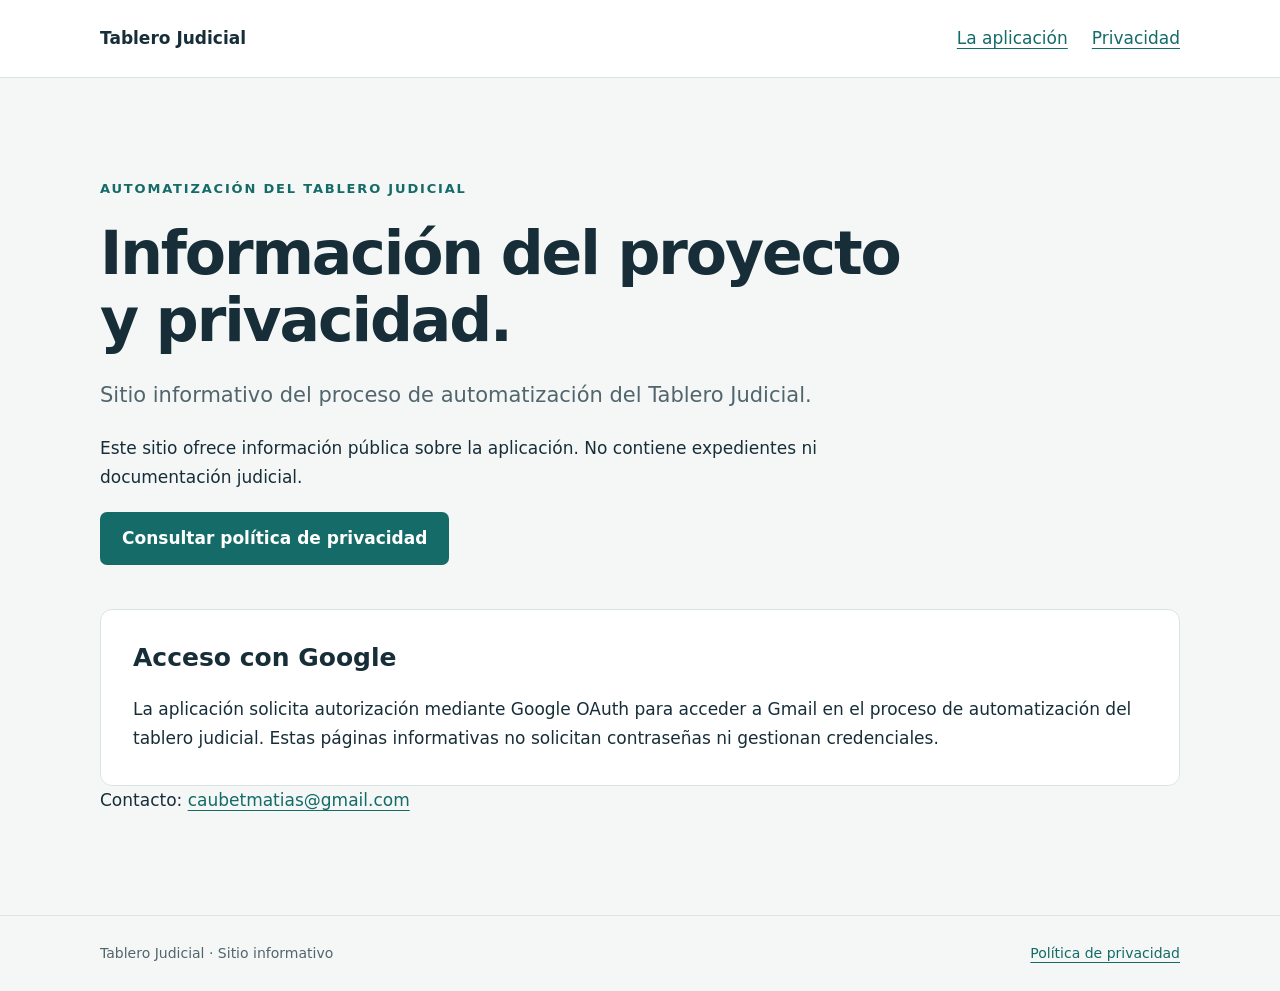
<file: index.html>
<!doctype html>
<html lang="es">
<head>
  <meta charset="utf-8">
  <meta name="viewport" content="width=device-width, initial-scale=1">
  <meta name="robots" content="noindex">
  <meta name="description" content="Información sobre el proceso de automatización del Tablero Judicial y su política de privacidad.">
  <title>Tablero Judicial | Automatización</title>
  <link rel="stylesheet" href="estilos.css">
</head>
<body>
  <header><nav class="container" aria-label="Navegación principal"><a class="brand" href="index.html">Tablero Judicial</a><div class="links"><a href="#aplicacion">La aplicación</a><a href="privacidad.html">Privacidad</a></div></nav></header>
  <main class="container">
    <section class="hero" id="aplicacion">
      <p class="eyebrow">Automatización del tablero judicial</p>
      <h1>Información del proyecto y privacidad.</h1>
      <p class="lead">Sitio informativo del proceso de automatización del Tablero Judicial.</p>
      <p>Este sitio ofrece información pública sobre la aplicación. No contiene expedientes ni documentación judicial.</p>
      <a class="button" href="privacidad.html">Consultar política de privacidad</a>
    </section>
    <section class="card"><h2>Acceso con Google</h2><p>La aplicación solicita autorización mediante Google OAuth para acceder a Gmail en el proceso de automatización del tablero judicial. Estas páginas informativas no solicitan contraseñas ni gestionan credenciales.</p></section>
    <p>Contacto: <a href="mailto:caubetmatias@gmail.com">caubetmatias@gmail.com</a></p>
  </main>
  <footer><div class="container"><span>Tablero Judicial · Sitio informativo</span><a href="privacidad.html">Política de privacidad</a></div></footer>
</body>
</html>
</file>
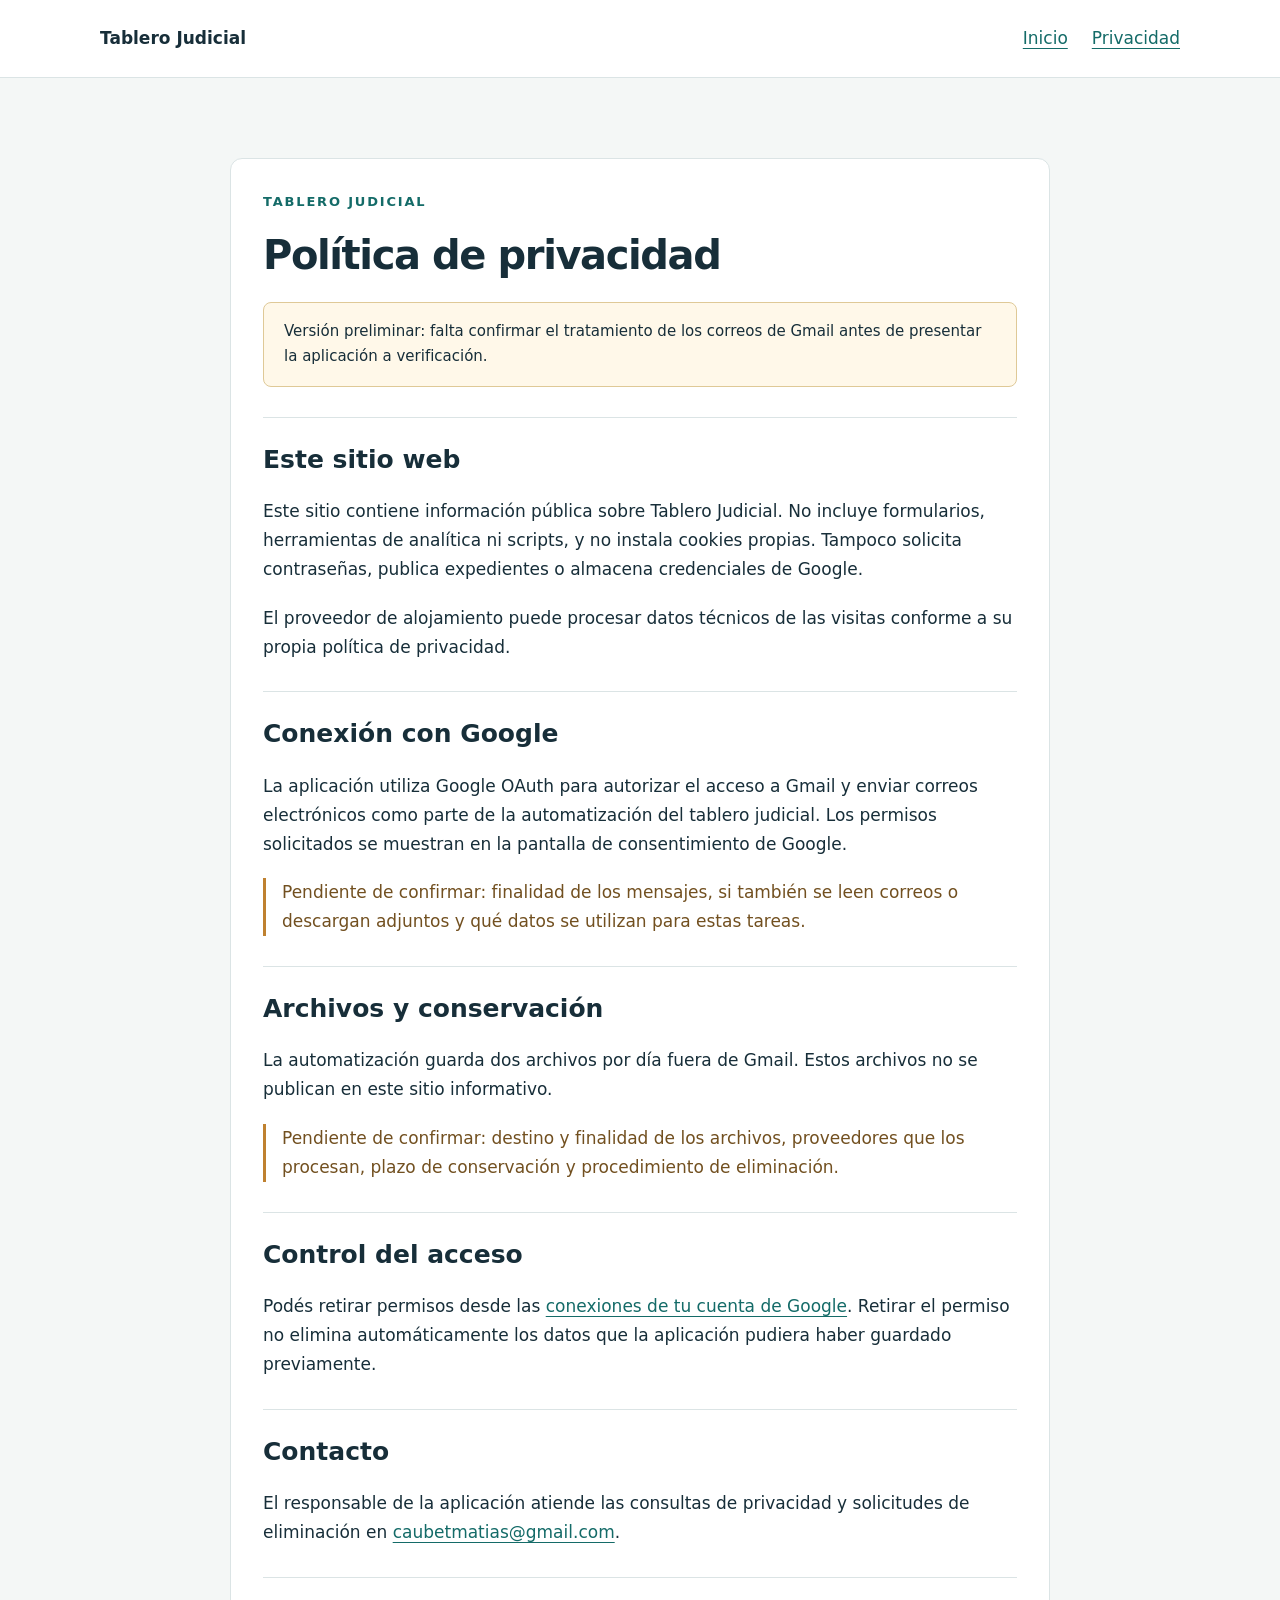
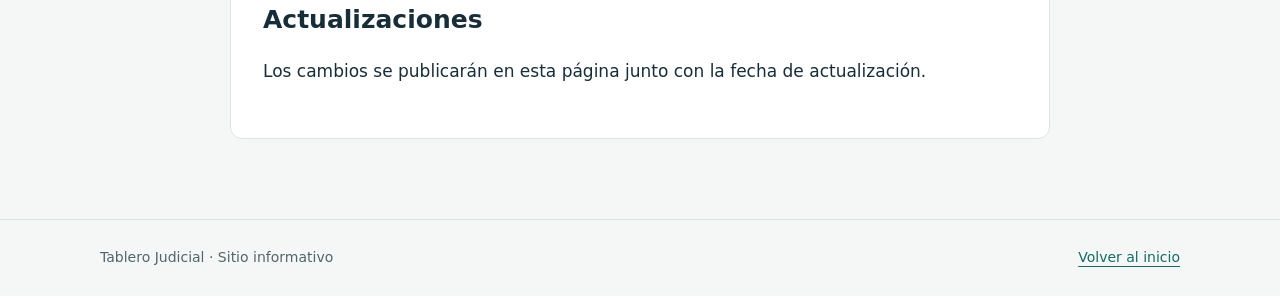
<file: privacidad.html>
<!doctype html>
<html lang="es">
<head>
  <meta charset="utf-8">
  <meta name="viewport" content="width=device-width, initial-scale=1">
  <meta name="robots" content="noindex">
  <meta name="description" content="Política de privacidad del Tablero Judicial: información sobre acceso, uso y gestión de datos.">
  <title>Política de privacidad | Tablero Judicial</title>
  <link rel="stylesheet" href="estilos.css">
</head>
<body>
  <header><nav class="container" aria-label="Navegación principal"><a class="brand" href="index.html">Tablero Judicial</a><div class="links"><a href="index.html">Inicio</a><a href="privacidad.html" aria-current="page">Privacidad</a></div></nav></header>
  <main class="container">
    <article>
      <p class="eyebrow">Tablero Judicial</p>
      <h1>Política de privacidad</h1>
      <p class="notice">Versión preliminar: falta confirmar el tratamiento de los correos de Gmail antes de presentar la aplicación a verificación.</p>
      <section><h2>Este sitio web</h2><p>Este sitio contiene información pública sobre Tablero Judicial. No incluye formularios, herramientas de analítica ni scripts, y no instala cookies propias. Tampoco solicita contraseñas, publica expedientes o almacena credenciales de Google.</p><p>El proveedor de alojamiento puede procesar datos técnicos de las visitas conforme a su propia política de privacidad.</p></section>
      <section><h2>Conexión con Google</h2><p>La aplicación utiliza Google OAuth para autorizar el acceso a Gmail y enviar correos electrónicos como parte de la automatización del tablero judicial. Los permisos solicitados se muestran en la pantalla de consentimiento de Google.</p><p class="pending">Pendiente de confirmar: finalidad de los mensajes, si también se leen correos o descargan adjuntos y qué datos se utilizan para estas tareas.</p></section>
      <section><h2>Archivos y conservación</h2><p>La automatización guarda dos archivos por día fuera de Gmail. Estos archivos no se publican en este sitio informativo.</p><p class="pending">Pendiente de confirmar: destino y finalidad de los archivos, proveedores que los procesan, plazo de conservación y procedimiento de eliminación.</p></section>
      <section><h2>Control del acceso</h2><p>Podés retirar permisos desde las <a href="https://myaccount.google.com/connections">conexiones de tu cuenta de Google</a>. Retirar el permiso no elimina automáticamente los datos que la aplicación pudiera haber guardado previamente.</p></section>
      <section><h2>Contacto</h2><p>El responsable de la aplicación atiende las consultas de privacidad y solicitudes de eliminación en <a href="mailto:caubetmatias@gmail.com">caubetmatias@gmail.com</a>.</p></section>
      <section><h2>Actualizaciones</h2><p>Los cambios se publicarán en esta página junto con la fecha de actualización.</p></section>
    </article>
  </main>
  <footer><div class="container"><span>Tablero Judicial · Sitio informativo</span><a href="index.html">Volver al inicio</a></div></footer>
</body>
</html>
</file>
<file: estilos.css>
:root{color-scheme:light;--ink:#172e39;--muted:#52656d;--accent:#146b68;--line:#dbe4e5;--paper:#fff;--bg:#f4f7f6}*{box-sizing:border-box}body{margin:0;background:var(--bg);color:var(--ink);font:17px/1.7 system-ui,-apple-system,BlinkMacSystemFont,"Segoe UI",sans-serif}a{color:var(--accent);text-underline-offset:4px}a:focus-visible{outline:3px solid #bf8130;outline-offset:5px}.container{width:min(1080px,calc(100% - 40px));margin:auto}header{background:var(--paper);border-bottom:1px solid var(--line)}nav{display:flex;align-items:center;justify-content:space-between;gap:24px;padding:24px 0}.brand{font-weight:750;color:var(--ink);text-decoration:none}nav .links{display:flex;gap:24px;flex-wrap:wrap}main{padding:48px 0 80px}.notice{padding:16px 20px;border:1px solid #dfc997;background:#fff8e9;border-radius:8px;font-size:15px}.eyebrow{color:var(--accent);font-size:13px;font-weight:750;letter-spacing:.14em;text-transform:uppercase}.hero{padding:52px 0 44px;max-width:800px}h1{font-size:clamp(34px,5vw,60px);line-height:1.12;letter-spacing:-.035em;margin:16px 0 24px}h2{font-size:25px;line-height:1.3;margin-top:0}p{margin:0 0 20px}.lead{font-size:21px;color:var(--muted)}.button{display:inline-block;background:var(--accent);color:white;padding:12px 22px;border-radius:7px;text-decoration:none;font-weight:650}.grid{display:grid;grid-template-columns:1fr 1fr;gap:24px}.card,article{background:var(--paper);border:1px solid var(--line);border-radius:12px;padding:32px}.card p:last-child{margin-bottom:0}article{max-width:820px;margin:32px auto 0}article h1{font-size:40px}article section{border-top:1px solid var(--line);padding-top:26px;margin-top:30px}.pending{border-left:3px solid #bf8130;padding-left:16px;color:#725020}footer{border-top:1px solid var(--line);padding:26px 0;color:var(--muted);font-size:14px}footer .container{display:flex;justify-content:space-between;gap:20px;flex-wrap:wrap}@media(max-width:640px){nav{align-items:flex-start;flex-direction:column;gap:12px}.grid{grid-template-columns:1fr}.card,article{padding:24px}main{padding-top:24px}.hero{padding-top:32px}article h1{font-size:32px}}
</file>
